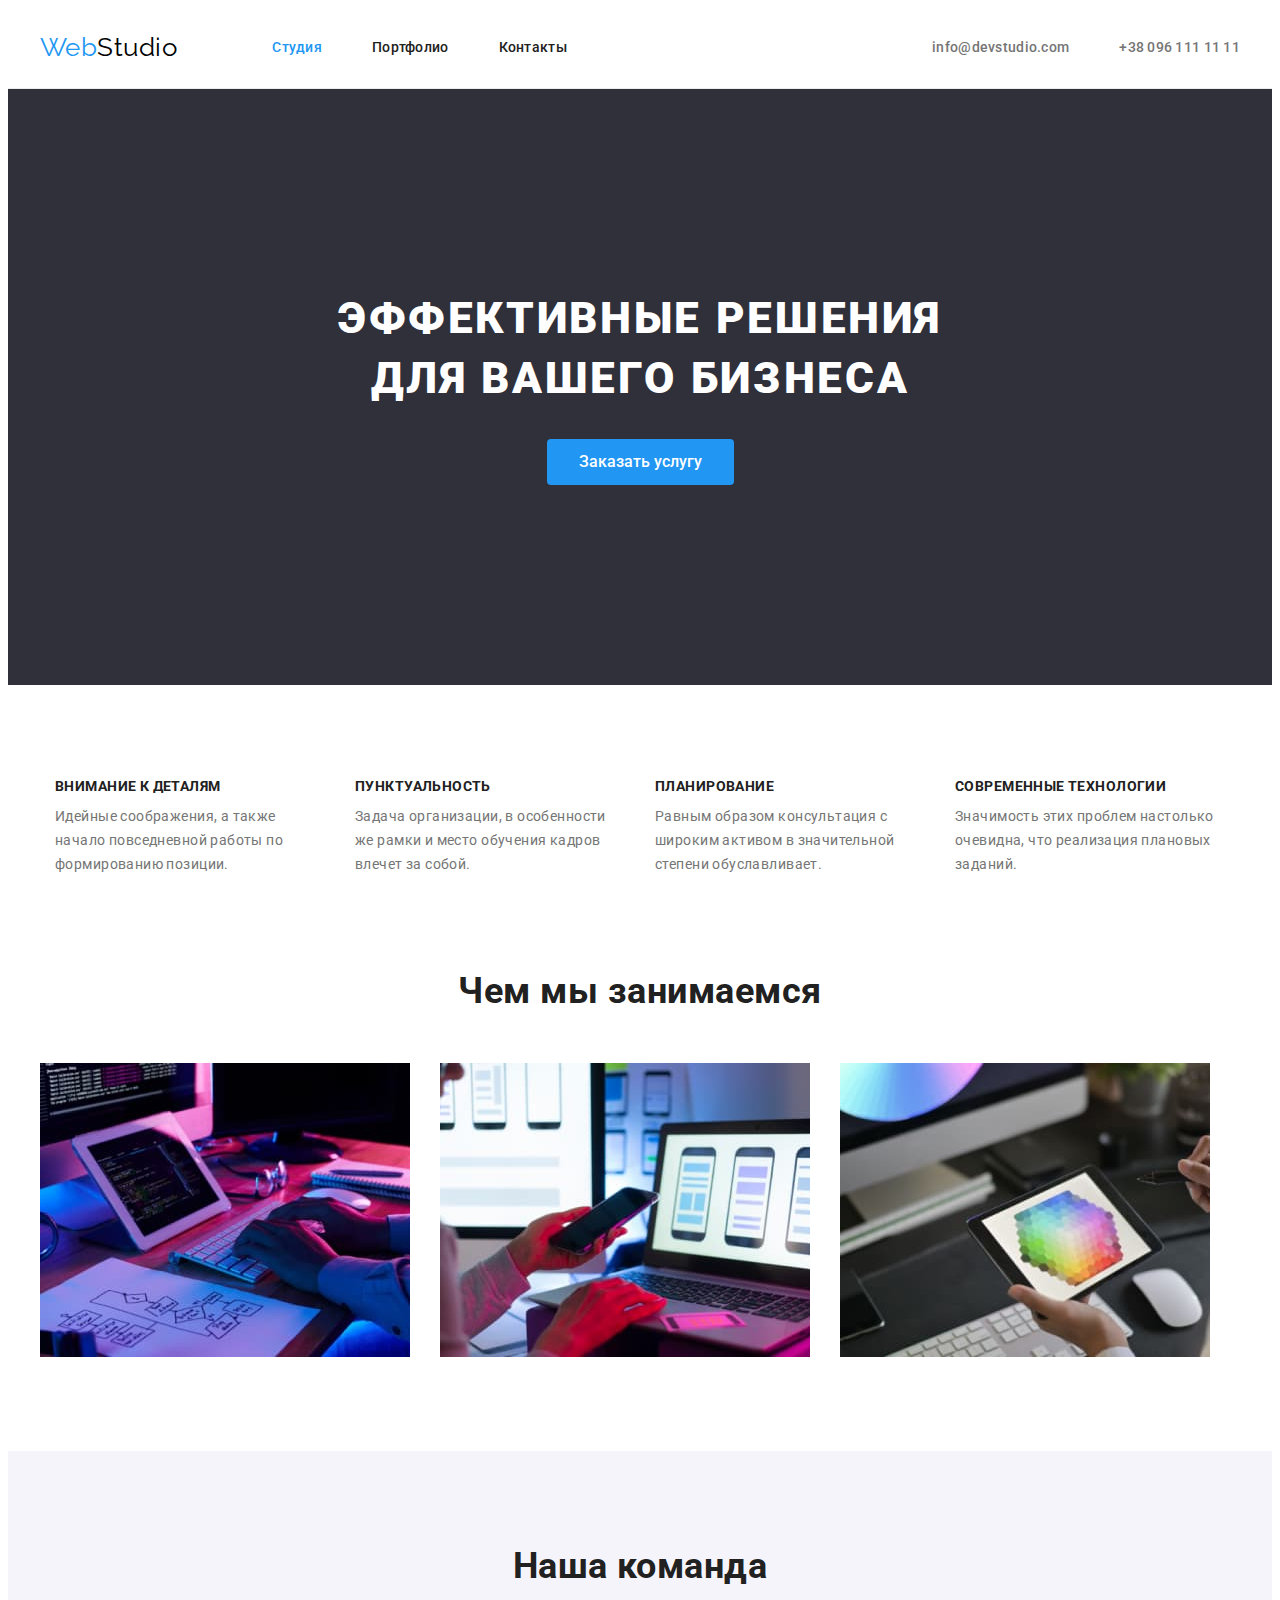
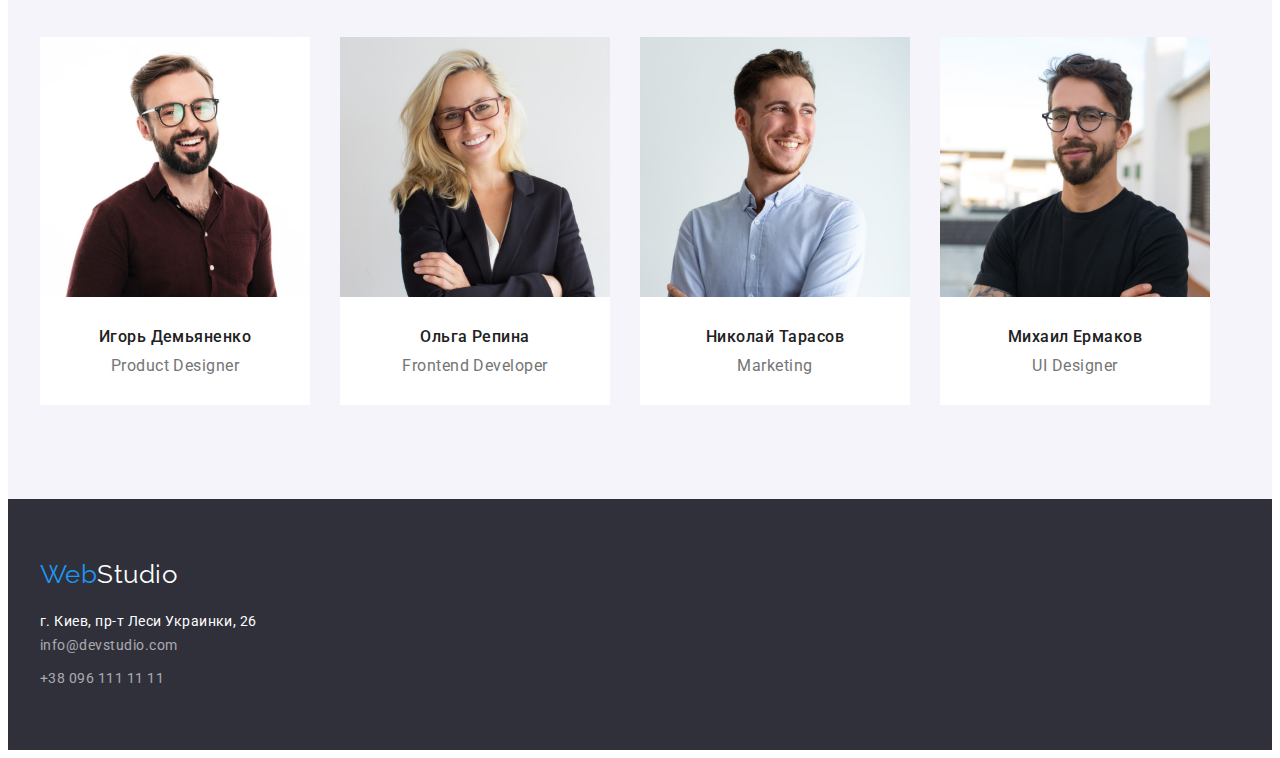
<file: index.html>
<!DOCTYPE html>
<html lang="ru">
  <head>
    <meta charset="UTF-8" />
    <meta http-equiv="X-UA-Compatible" content="IE=edge" />
    <meta name="viewport" content="width=device-width, initial-scale=1.0" />
    <link
      href="https://fonts.googleapis.com/css2?family=Raleway:wght@700&family=Roboto:wght@400;500;700;900&display=swap"
      rel="stylesheet"
    />
    <link
      rel="stylesheet"
      href="https://cdnjs.cloudflare.com/ajax/libs/modern-normalize/1.1.0/modern-normalize.min.css"
      integrity="sha512-wpPYUAdjBVSE4KJnH1VR1HeZfpl1ub8YT/NKx4PuQ5NmX2tKuGu6U/JRp5y+Y8XG2tV+wKQpNHVUX03MfMFn9Q=="
      crossorigin="anonymous"
      referrerpolicy="no-referrer"
    />
    <link rel="stylesheet" href="./css/styles.css" />
    <title>Document</title>
  </head>
  <body>
    <!--Header-->
    <header class="page-header">
      <div class="container hdr-container">
        <nav class="hdr-nav">
          <a href="./index.html" class="logo-hdr">
            Web<span class="logo studio">Studio</span>
          </a>
          <ul class="site-nav list">
            <li class="sn-link"><a href="./index.html" class="link current">Студия</a></li>
            <li class="sn-link"><a href="./portfolio.html" class="link">Портфолио</a></li>
            <li class="sn-link"><a href="#" class="link">Контакты</a></li>
          </ul>
        </nav>
        <ul class="contacts-header">
          <li class="cont-link">
            <a href="mailto:info@devstudio.com" class="link current"
              >info@devstudio.com</a
            >
          </li>
          <li class="cont-link">
            <a href="tel:+380961111111" class="link">+38 096 111 11 11</a>
          </li>
        </ul>
      </div>
    </header>
    <!--Main-->
    <main>
      <!--Hero-->
      <section class="section hero">
        <div class="container hr-container">
          <h1 class="hero-title">Эффективные решения для вашего бизнеса</h1>
          <button type="button" class="button primary hr">
            Заказать услугу
          </button>
        </div>
      </section>
      <!--Advantages-->
      <section class="section">
        <div class="container ftrs-container">
          <h2 class="section-title hidden">Особенности</h2>
          <ul class="features">
            <li class="features-list">
              <h3 class="title">Внимание к деталям</h3>
              <p class="paragraphe">
                Идейные соображения, а также начало повседневной работы по
                формированию позиции.
              </p>
            </li>
            <li class="features-list">
              <h3 class="title">Пунктуальность</h3>
              <p class="paragraphe">
                Задача организации, в особенности же рамки и место обучения
                кадров влечет за собой.
              </p>
            </li>
            <li class="features-list">
              <h3 class="title">Планирование</h3>
              <p class="paragraphe">
                Равным образом консультация с широким активом в значительной
                степени обуславливает.
              </p>
            </li>
            <li class="features-list">
              <h3 class="title">Современные технологии</h3>
              <p class="paragraphe">
                Значимость этих проблем настолько очевидна, что реализация
                плановых заданий.
              </p>
            </li>
          </ul>
        </div>
      </section>
      <!--Photos-->
      <section class="section pht">
        <div class="container">
          <h3 class="section-title">Чем мы занимаемся</h3>
          <ul class="photos">
            <li class="photos-list">
              <img src="./images/img1.jpg" alt="Структура кода" width="370" />
            </li>
            <li class="photos-list">
              <img src="./images/img2.jpg" alt="ПО для мобильных" width="370" />
            </li>
            <li class="photos-list">
              <img src="./images/img3.jpg" alt="Графика" width="370" />
            </li>
          </ul>
        </div>
      </section>

      <!--Team-->
      <section class="section team">
        <div class="container">
          <h2 class="section-title">Наша команда</h2>
          <ul class="team-list">
            <li class="person-card">
              <img
                src="./images/product_designer.jpg"
                alt="Игорь Демьяненко Дизайнер продукта"
                width="270"
              />
              <div class="person-name">
                <h3 class="title">Игорь Демьяненко</h3>
              <p lang="en" class="paragraphe">Product Designer</p>
              </div>
              
            </li>
            <li class="person-card">
              <img
                src="./images/frontend_developer.jpg"
                alt="Ольга Репина Фронтэнд разработчик"
                width="270"
              />
              <div class="person-name">
                <h3 class="title">Ольга Репина</h3>
              <p lang="en" class="paragraphe">Frontend Developer</p>
              </div>
              
            </li>
            <li class="person-card">
              <img
                src="./images/marketing.jpg"
                alt="Николай Тарасов Маркетолог"
                width="270"
              />
              <div class="person-name">
                <h3 class="title">Николай Тарасов</h3>
              <p lang="en" class="paragraphe">Marketing</p>
              </div>
              
            </li>
            <li class="person-card">
              <img
                src="./images/ui_developer.jpg"
                alt="Михаил Ермаков Дизайнер пользовательского интерфейса"
                width="270"
              />
              <div class="person-name">
                <h3 class="title">Михаил Ермаков</h3>
              <p lang="en" class="paragraphe">UI Designer</p>
              </div>
              
            </li>
          </ul>
        </div>
      </section>
    </main>
    <!--Footer-->
    <footer class="page-footer">
      <div class="container ftr-container">
        <a href="./index.html" class="logo-ftr">
          Web<span class="logo-ftr studio">Studio</span>
        </a>
        <address class="address">
          <a
            href="https://goo.gl/maps/gkgxRuRudtUXMFLTA"
            target="_blank"
            rel="noopener noreferrer"
            class="address-link"
            >г. Киев, пр-т Леси Украинки, 26
          </a>
          <ul class="contacts-footer">
            <li class="ftr-link">
              <a href="mailto:info@devstudio.com" class="link"
                >info@devstudio.com</a
              >
            </li>
            <li class="ftr-link">
              <a href="tel:+380961111111" class="link">+38 096 111 11 11</a>
            </li>
          </ul>
        </address>
      </div>
    </footer>
  </body>
</html>
</file>
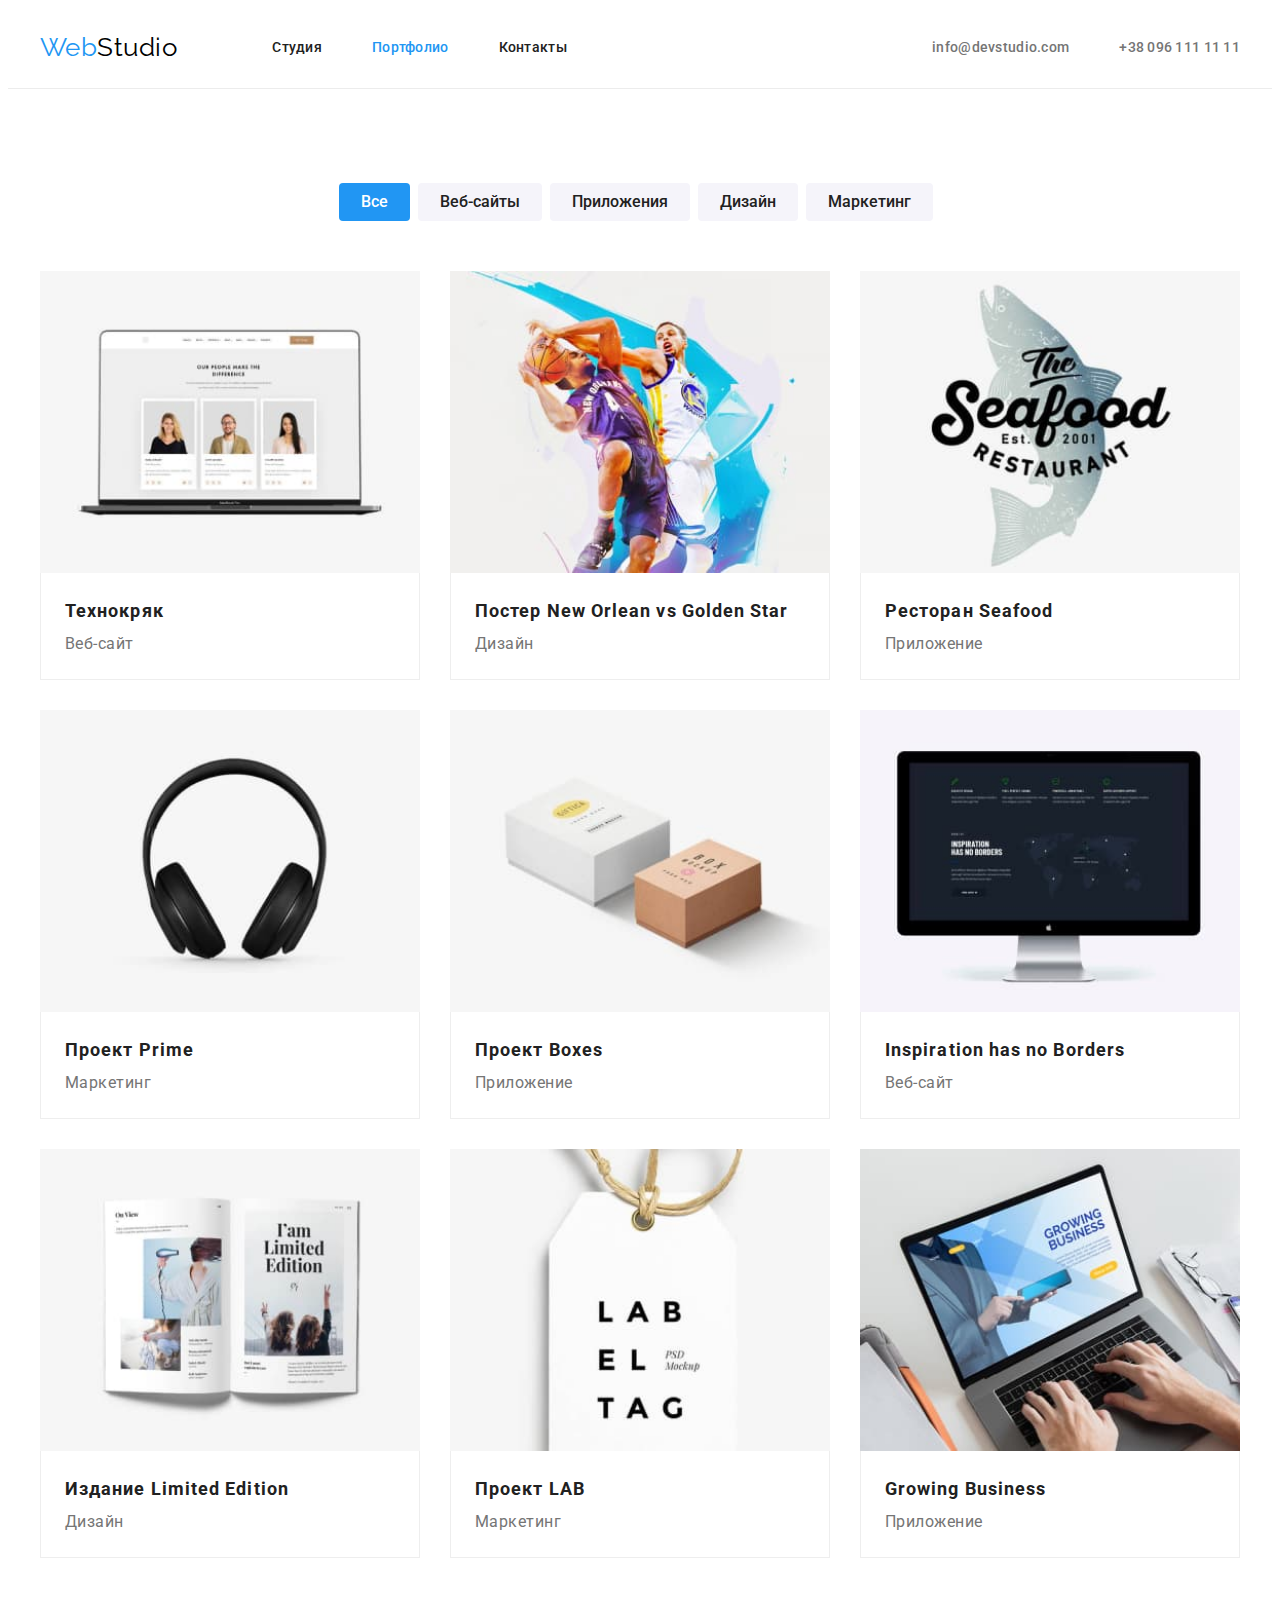
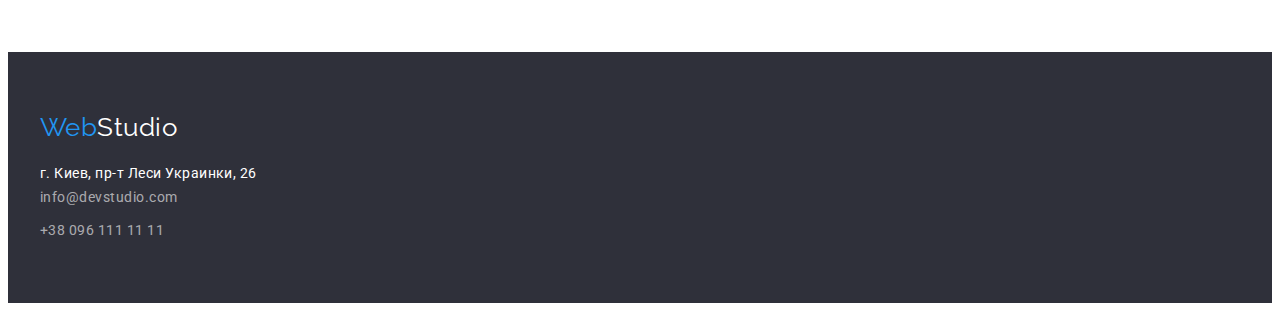
<file: portfolio.html>
<!DOCTYPE html>
<html lang="ru">
  <head>
    <meta charset="UTF-8" />
    <meta http-equiv="X-UA-Compatible" content="IE=edge" />
    <meta name="viewport" content="width=device-width, initial-scale=1.0" />
    <link
      href="https://fonts.googleapis.com/css2?family=Raleway:wght@700&family=Roboto:wght@400;500;700;900&display=swap"
      rel="stylesheet"
    />
    <link
      rel="stylesheet"
      href="https://cdnjs.cloudflare.com/ajax/libs/modern-normalize/1.1.0/modern-normalize.min.css"
      integrity="sha512-wpPYUAdjBVSE4KJnH1VR1HeZfpl1ub8YT/NKx4PuQ5NmX2tKuGu6U/JRp5y+Y8XG2tV+wKQpNHVUX03MfMFn9Q=="
      crossorigin="anonymous"
      referrerpolicy="no-referrer"
    />
    <link rel="stylesheet" href="./css/styles.css" />
    <title>Document</title>
  </head>
  <body>
    <!--Header-->
    <header class="page-header">
      <div class="container hdr-container">
        <nav class="hdr-nav">
          <a href="./portfolio.html" class="logo-hdr">
            Web<span class="logo studio">Studio</span>
          </a>
          <ul class="site-nav list">
            <li class="sn-link"><a href="./index.html" class="link">Студия</a></li>
            <li class="sn-link">
              <a href="./portfolio.html" class="link current">Портфолио</a>
            </li>
            <li class="sn-link"><a href="#" class="link">Контакты</a></li>
          </ul>
        </nav>
        <ul class="contacts-header">
          <li class="cont-link">
            <a href="mailto:info@devstudio.com" class="link"
              >info@devstudio.com</a
            >
          </li>
          <li class="cont-link">
            <a href="tel:+380961111111" class="link">+38 096 111 11 11</a>
          </li>
        </ul>
      </div>
    </header>
    <!--Hero-->
    <main>
      <section class="section">
        <div class="container btn-container">
          <!-- Radio-buttons -->
          <h1 class="section-title hidden">Портфолио</h1>
          <ul class="button-list">
            <li class="btn-item"><button type="button" class="button primary ct">Все</button></li>
            <li class="btn-item">
              <button type="button" class="button secondary ct">Веб-сайты</button>
            </li>
            <li class="btn-item">
              <button type="button" class="button secondary ct">Приложения</button>
            </li>
            <li class="btn-item">
              <button type="button" class="button secondary ct">Дизайн</button>
            </li>
            <li class="btn-item">
              <button type="button" class="button secondary ct">Маркетинг</button>
            </li>
          </ul>
          <!-- Categories -->
          <ul class="categories">
            <li class="ct-link">
              <a href="#" class="link">
                <img src="./images/team-p.jpg" alt="Команда" width="370" />
                <div class="category-card">
                  <h2 class="title">Технокряк</h2>
                <p class="paragraphe">Веб-сайт</p>
                </div>
              </a>
            </li>
            <li class="ct-link">
              <a href="#" class="link">
                <img src="./images/poster-p.jpg" alt="Постер" width="370" />
                <div class="category-card">
                  <h2 class="title">
                    Постер <span lang="en">New Orlean vs Golden Star</span>
                  </h2>
                  <p class="paragraphe">Дизайн</p>
                </div>
              </a>
            </li>
            <li class="ct-link">
              <a href="#" class="link">
                <img
                  src="./images/restoran-p.jpg"
                  alt="Логотип ресторана морепродуктов"
                  width="370"
                />
                <div class="category-card">
                  <h2 class="title">Ресторан <span lang="en">Seafood</span></h2>
                <p class="paragraphe">Приложение</p>
                </div>
              </a>
            </li>
            <li class="ct-link">
              <a href="#" class="link">
                <img
                  src="./images/headphones-p.jpg"
                  alt="Наушники"
                  width="370"
                />
                <div class="category-card">
                  <h2 class="title">Проект <span lang="en">Prime</span></h2>
                <p class="paragraphe">Маркетинг</p>
                </div>
              </a>
            </li>
            <li class="ct-link">
              <a href="#" class="link">
                <img src="./images/boxes-p.jpg" alt="Коробочки" width="370" />
                <div class="category-card">
                  <h2 class="title">Проект <span lang="en">Boxes</span></h2>
                <p class="paragraphe">Приложение</p>
                </div>
              </a>
            </li>
            <li class="ct-link">
              <a href="#" class="link">
                <img src="./images/mac-p.jpg" alt="Веб-сайт" width="370" />
                <div class="category-card">
                  <h2 lang="en" class="title">Inspiration has no Borders</h2>
                <p class="paragraphe">Веб-сайт</p>
                </div>
              </a>
            </li>
            <li class="ct-link">
              <a href="#" class="link">
                <img
                  src="./images/journal-p.jpg"
                  alt="Лимитированое издание журнала"
                  width="370"
                />
                <div class="category-card">
                  <h2 class="title">
                    Издание <span lang="en">Limited Edition</span>
                  </h2>
                  <p class="paragraphe">Дизайн</p>
                </div>
              </a>
            </li>
            <li class="ct-link">
              <a href="#" class="link">
                <img src="./images/label-p.jpg" alt="Лейбл" width="370" />
                <div class="category-card">
                  <h2 class="title">Проект <span lang="en">LAB</span></h2>
                <p class="paragraphe">Маркетинг</p>
                </div>
              </a>
            </li>
            <li class="ct-link">
              <a href="#" class="link">
                <img
                  src="./images/coding-p.jpg"
                  alt="Работа с приложением"
                  width="370"
                />
                <div class="category-card">
                  <h2 lang="en" class="title">Growing Business</h2>
                <p class="paragraphe">Приложение</p>
                </div>
              </a>
            </li>
          </ul>
        </div>
      </section>
    </main>
    <!--Footer-->
    <footer class="page-footer">
      <div class="container ftr-container">
        <a href="./portfolio.html" class="logo-ftr">
          Web<span class="logo-ftr studio">Studio</span>
        </a>
        <address class="address">
          <a
            href="https://goo.gl/maps/gkgxRuRudtUXMFLTA"
            target="_blank"
            rel="noopener noreferrer"
            class="address-link"
            >г. Киев, пр-т Леси Украинки, 26
          </a>
          <ul class="contacts-footer">
            <li class="ftr-link">
              <a href="mailto:info@devstudio.com" class="link"
                >info@devstudio.com</a
              >
            </li>
            <li class="ftr-link">
              <a href="tel:+380961111111" class="link">+38 096 111 11 11</a>
            </li>
          </ul>
        </address>
      </div>
    </footer>
  </body>
</html>
</file>
<file: css/styles.css>
:root {
  --primary-text-color: #757575;
  --title-text-color: #212121;
  --second-text-color: #ffffff;
  --third-text-color: #000000;
  --ftr-contacts-color: rgba(255, 255, 255, 0.6);
  --accent-color: #2196f3;
  --background-color: #ffffff;
  --main-background-color: #e5e5e5;
  --second-background-color: #f5f4fa;
  --hero-background-color: #2f303a;
  --first-border-color: #eeeeee;
}
/* основной цвет текста #212121 */
/* вторичный цвет текста #757575 */
/* цвет кнопок при выделении белый #FFFFFF */
/* цвет кнопок акцент #2196F3 */
/* цвет фона #ffffff */
/* основной цвет фона #E5E5E5 */
/* вторичный цвет фона #F5F4FA */

p,
h1,
h2,
h3,
h4,
h5,
h6 {
  margin: 0;
}
ul {
  margin: 0;
  padding: 0;
  list-style: none;
}
img {
  display: block;
}
address {
  font-style: normal;
}
/* body */
body {
  background-color: var(--background-color);
  color: var(--primary-text-color);

  font-family: "Roboto", sans-serif;
  letter-spacing: 0.03em;
}
/* Header */
/* logo-header */
.logo-hdr {
  font-family: "Raleway";
  font-size: 26px;
  line-height: 1.19;
  text-decoration: none;
  margin-right: 95px;
 
}
.logo-hdr {
  color: var(--accent-color);
  padding-top: 24px;
  padding-bottom: 25px;
}
.logo.studio {
  color: var(--third-text-color);
}
.page-header {
  display: flex;
  align-items: center;
  justify-content: space-between;
  
  border-bottom: 1px solid #ececec;
}
/* Site navigation */
.site-nav .link.current {
  color: var(--accent-color);
}
.site-nav .link {
  font-weight: 500;
  font-size: 14px;
  line-height: 1.14;
  letter-spacing: 0.02em;
  color: var(--title-text-color);
  text-decoration: none;
  padding-top: 32px;
  padding-bottom: 32px;
}
.site-nav .link:hover,
.site-nav .link:focus,
.logo:focus {
  color: var(--accent-color);
}
.site-nav {
  display: flex;
  padding: 0;
  
}
.sn-link {
  display: block;
  align-content: center;
  margin-right: 50px;
  display: flex;
}
.sn-link:last-child {
  margin-right: 0;
}


/* Contacts */
.contacts-header {
  font-weight: 500;
  font-size: 14px;
  line-height: 1.14;
  letter-spacing: 0.02em;
  text-decoration: none;
  list-style-type: none;
  display: flex;
  justify-content: flex-end;
}
.contacts-header .link {
  color: var(--primary-text-color);
  text-decoration: none;
  padding-top: 32px;
  padding-bottom: 32px;
  display: flex;
}
.contacts-header .link:hover,
.contacts-header .link:focus {
  color: var(--accent-color);
}
.cont-link {
  display: block;
  align-items: flex-end;
  margin-right: 50px;
  
}
.cont-link:last-child {
  margin-right: 0;
}
.hdr-nav {
  display: flex;
  align-items: center;
}
.hdr-container {
  display: flex;
  align-items: center;
  justify-content: space-between;
}
/* ------------------------------------ */
/* Hero */
.hero {
  color: var(--second-text-color);
  background-color: var(--hero-background-color);
  padding-top: 200px;
  padding-bottom: 200px;
}
.hero-title {
  font-weight: 900;
  font-size: 44px;
  line-height: 1.36;
  text-align: center;
  letter-spacing: 0.06em;
  text-transform: uppercase;
  justify-content: center;
  margin: 0 auto;
  margin-bottom: 30px;
  width: 695px;
}
/* -------------------------------------------- */
/* Section */
.section-title {
  color: var(--title-text-color);
  font-size: 36px;
  line-height: 1.17;
  text-align: center;
  margin-bottom: 50px;
}

.section {
  padding-top: 94px;
  padding-bottom: 94px;
  text-align: center;
}
.section.hero {
  padding-top: 200px;
  padding-bottom: 200px;
}
/* ------------------------------------------ */
/* Features */
.features .title {
  color: var(--title-text-color);
  font-size: 14px;
  line-height: 1.14;
  letter-spacing: 0.03em;

  text-transform: uppercase;
}
.features .paragraphe {
  font-size: 14px;
  line-height: 1.71;
  letter-spacing: 0.03em;
}
.features {
  display: flex;
  justify-content: center;
}

.features-list {
  display: flex;
  flex-direction: column;
  text-align: start;
  align-content: flex-start;
  margin-right: 30px;
  width: 270px;
}
.features-list .paragraphe {
  margin-top: 10px;
}
.features-list:last-child {
  margin-right: 0;
}

.section-title.hidden {
  position: absolute;
  width: 1px;
  height: 1px;
  margin: -1px;
  border: 0;
  padding: 0;
  white-space: nowrap;
  clip-path: inset(100%);
  clip: rect(0 0 0 0);
  overflow: hidden;
}
/* .container.adv-container {
  justify-content: space-around;
  margin-right: 0;
  margin-left: 0;
} */
/* -------------------------------------------- */
/* Photos */
.photos {
  display: flex;
}
.photos-list {
  display: block;
  text-align: start;
  margin-right: 30px;
}
.photos-list:last-child {
  margin-right: 0;
}
.section.pht {
  padding-top: 0;
}
/* -------------------------------------------- */
/* Team */
.team-list .title {
  color: var(--title-text-color);
  font-weight: 500;
  font-size: 16px;
  line-height: 1.19;
  
}
.team-list .paragraphe {
  font-size: 16px;
  line-height: 1.19;
  margin-top: 10px;
  
}
.team {
  background-color: var(--second-background-color);
}
.team .person-card {
  background-color: var(--second-text-color);
}
.team-list {
  display: flex;
}
.person-card {
  margin-right: 30px;
}
.person-card:last-child {
  margin-right: 0;
}
.person-name {
  display: block;
  padding-top: 30px;
  padding-bottom: 30px;
}
/* Portfolio */
/* Categories */
.categories {
  display: flex;
  flex-wrap: wrap;
  margin-left: -30px;
  margin-top: -30px;
  color: var(--title-text-color);
  list-style-type: none;
}
.categories .link {
  color: var(--primary-text-color);
  text-decoration: none;
  display: flex;
  flex-direction: column;
  justify-content: flex-start;
}
/* display: flex;
  flex-direction: column;
  justify-content: flex-start; */
.categories .title {
  color: var(--title-text-color);
  font-weight: 700;
  font-size: 18px;
  line-height: 2;
  letter-spacing: 0.06em;

}
.categories .paragraphe {
  font-size: 16px;
  line-height: 1.87;
}
.ct-link {
  margin-left: 30px;
  margin-top: 30px;
  box-sizing: border-box;
  flex-basis: calc((100% - 90px) / 3);
}
.category-card {
  display: block;
  text-align: start;
  padding: 20px 24px;
  border-left: 1px solid #EEEEEE;
  border-right: 1px solid #EEEEEE;
  border-bottom: 1px solid #EEEEEE;
}
/* -------------------------------------------- */
/* Button */
.button {
  font-family: inherit;
  color: var(--title-text-color);
  background-color: var(--second-background-color);
  cursor: pointer;
  font-weight: 500;
  font-size: 16px;
  line-height: 1.63;
  border: none;
  border-radius: 4px;
  display: block;
  padding: 6px 22px;
  margin: auto;
}
.button.primary {
  background-color: var(--accent-color);
  color: var(--second-text-color);
}
.button.secondary {
  background-color: var(--second-background-color);
  color: var(--title-text-color);
}
.button.primary.hr {
  display: block;
  padding: 10px 32px;
  margin: auto;
}
.button-list .button:hover,
.button-list .button:focus {
  color: var(--second-text-color);
  background-color: var(--accent-color);
}
/* .btn-container {
  display: flex;

} */
.button-list {
  display: flex;
  justify-content: center;
  margin-bottom: 50px;
}
.button-list .btn-item {
  margin-right: 8px;
}
/* Footer */
.page-footer {
  background-color: var(--hero-background-color);
  padding-top: 60px;
  padding-bottom: 60px;
}
/* logo-footer */
.logo-ftr {
  font-family: "Raleway";
  font-size: 26px;
  line-height: 1.19;
  text-decoration: none;
  color: var(--accent-color);
  margin-bottom: 20px;
}

.logo-ftr.studio {
  color: var(--second-text-color);
}
.address {
  font-size: 14px;
  line-height: 1.71;
}
.address .address-link {
  color: var(--second-text-color);
  font-style: normal;
  text-decoration: none;
  margin-bottom: 9px;
}
.ftr-link {
  margin-bottom: 9px;
}
.ftr-link:last-child {
  margin-bottom: 0;
}
/* .contacts-footer {
  display: flex;
  justify-content: center;
} */
.contacts-footer .link {
  color: var(--ftr-contacts-color);
  font-style: normal;
  text-decoration: none;
}
.contacts-footer .link:hover,
.contacts-footer .link:focus,
.address-link:hover,
.address-link:focus {
  color: var(--accent-color);
}
.container.ftr-container {
  display: flex;
  flex-direction: column;
  align-content: flex-start;
}
/* list-type */
.list,
.features,
.photos,
.team-list,
.button-list,
.contacts-footer {
  list-style-type: none;
}
.container {
  width: 1200px;
  padding-right: 15px;
  padding-left: 15px;
  margin: 0 auto;
}
/* .button-list {
  display: block;
  align-items: center;
  justify-content: space-between;
  flex-wrap: wrap;
} */
img {
  display: block;
  min-width: 100%;
  height: auto;
}
</file>
